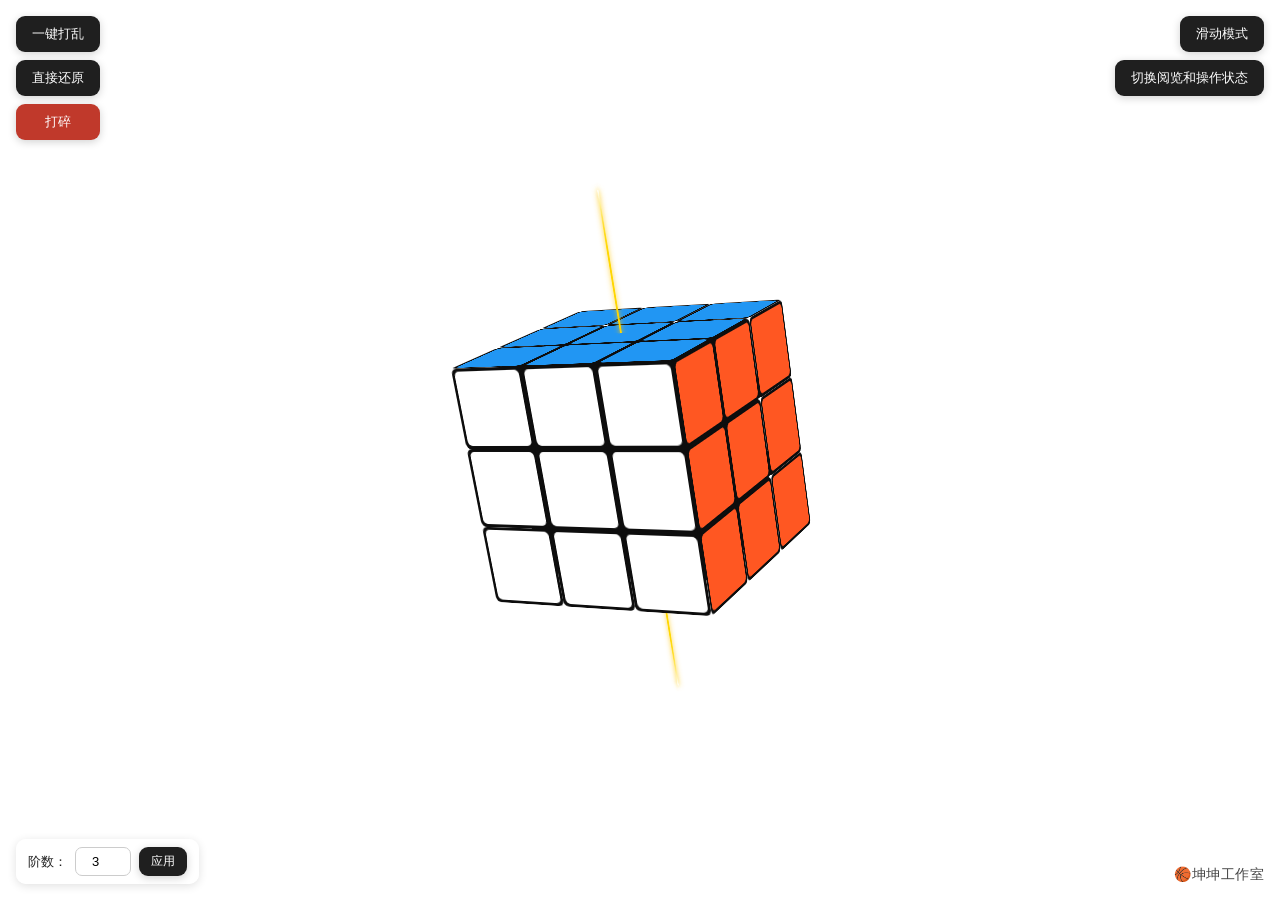
<file: MoFang.html>
<!DOCTYPE html>
<html lang="zh">
<head>
<meta charset="UTF-8">
<meta name="viewport" content="width=device-width,initial-scale=1.0">
<title>3D可转魔方</title>
<!-- 
  坤坤工作室 · 
  参考图片网址: https://smallkun0.github.io/Threeblock/XiaoKunKun.jpg
-->
<style>
*{margin:0;padding:0;box-sizing:border-box}
html,body{width:100%;height:100%;overflow:hidden;background:#fff;
  font-family:-apple-system,BlinkMacSystemFont,"PingFang SC","Microsoft YaHei",sans-serif}

#scene{position:relative;width:100%;height:100%;perspective:1400px;
  perspective-origin:50% 50%;cursor:grab;user-select:none;-webkit-user-select:none;
  -webkit-tap-highlight-color:transparent;overflow:hidden;will-change:transform}
#scene.dragging{cursor:grabbing}
#scene.shake{animation:shake .65s cubic-bezier(.36,.07,.19,.97)}

@keyframes shake{
  0%  {transform:translate(0,0)      rotate(0deg)}
  10% {transform:translate(-12px,7px) rotate(-1deg)}
  20% {transform:translate(10px,-9px) rotate(1deg)}
  30% {transform:translate(-8px,-5px) rotate(-.6deg)}
  40% {transform:translate(10px,8px)  rotate(.8deg)}
  50% {transform:translate(-9px,-7px) rotate(-.6deg)}
  60% {transform:translate(7px,5px)   rotate(.4deg)}
  70% {transform:translate(-5px,-7px) rotate(-.4deg)}
  80% {transform:translate(6px,4px)   rotate(.3deg)}
  90% {transform:translate(-3px,-2px) rotate(-.2deg)}
  100%{transform:translate(0,0)      rotate(0deg)}
}

#world{position:absolute;left:50%;top:50%;width:0;height:0;
  transform-style:preserve-3d;will-change:transform}
#cube{position:absolute;left:0;top:0;width:0;height:0;transform-style:preserve-3d}

.cubie{position:absolute;transform-style:preserve-3d}
.cubie .face{position:absolute;left:0;top:0;background:#0d0d0d;
  display:flex;align-items:center;justify-content:center;
  backface-visibility:hidden;-webkit-backface-visibility:hidden;
  transform-style:flat}
.cubie .sticker{position:absolute;border-radius:5px;background:#fff;
  transition:box-shadow .12s;
  backface-visibility:hidden;-webkit-backface-visibility:hidden;
  will-change:background}

#cube.operate-mode .sticker{cursor:pointer}
#cube.operate-mode .sticker:not(.dimmed):not(.selected):hover{
  box-shadow:inset 0 0 0 2px rgba(255,255,255,.85)}

.sticker.dimmed{
  box-shadow:inset 0 0 0 999px rgba(255,255,255,.82);
  pointer-events:none}
.sticker.selected{
  box-shadow:inset 0 0 0 3px #ffd700,inset 0 0 0 999px rgba(255,215,0,.18)}

#yaxis{position:absolute;left:0;top:0;width:0;height:0;
  transform-style:preserve-3d;pointer-events:none}
.yline{position:absolute;left:-1px;top:-260px;width:2px;height:520px;
  background:linear-gradient(to bottom,
    rgba(255,215,0,0),#ffd700 12%,#ffd700 88%,rgba(255,215,0,0));
  box-shadow:0 0 6px rgba(255,200,0,.75);border-radius:1px}
.yline.cross{transform:rotateY(90deg)}

.ui{position:absolute;display:flex;gap:8px;z-index:10}
.ui-left{left:16px;top:16px;flex-direction:column}
.ui-right{right:16px;top:16px;flex-direction:column;align-items:flex-end}
.ui-left-bottom{left:16px;bottom:16px;align-items:center;
  background:rgba(255,255,255,.9);padding:8px 12px;border-radius:10px;
  box-shadow:0 2px 10px rgba(0,0,0,.12);font-size:13px;color:#222}
.ui button{padding:9px 16px;border:none;border-radius:9px;background:#1f1f1f;
  color:#fff;font-size:13px;font-family:inherit;cursor:pointer;white-space:nowrap;
  box-shadow:0 2px 8px rgba(0,0,0,.18);transition:background .15s,transform .1s}
.ui button:hover{background:#333}
.ui button:active{transform:scale(.96)}
.ui button.on{background:#e6b800;color:#111}
#btnShatter{background:#c0392b}
#btnShatter:hover{background:#e74c3c}

#orderInput{width:56px;padding:6px 8px;border:1px solid #ccc;border-radius:7px;
  font-size:13px;font-family:inherit;text-align:center;outline:none}
#orderInput:focus{border-color:#888}
.ui-left-bottom button{padding:6px 12px;font-size:12px}

#credit{position:absolute;right:16px;bottom:16px;font-size:14px;color:#444;
  pointer-events:none;user-select:none;letter-spacing:.5px}

/* ---- 自定义弹窗 ---- */
#modal{position:fixed;inset:0;background:rgba(0,0,0,.5);
  display:flex;align-items:center;justify-content:center;z-index:200;
  backdrop-filter:blur(3px);-webkit-backdrop-filter:blur(3px);
  animation:fadeIn .18s ease}
@keyframes fadeIn{from{opacity:0}to{opacity:1}}
#modal.hidden{display:none}
.modal-content{background:#fff;padding:26px 30px;border-radius:16px;
  box-shadow:0 12px 40px rgba(0,0,0,.3);max-width:380px;
  text-align:center;animation:pop .22s cubic-bezier(.34,1.56,.64,1)}
@keyframes pop{from{transform:scale(.85);opacity:0}to{transform:scale(1);opacity:1}}
.modal-content p{font-size:15px;line-height:1.6;color:#222;margin-bottom:22px}
.modal-btns{display:flex;gap:10px;justify-content:center}
.modal-btns button{padding:10px 24px;border:none;border-radius:9px;
  font-size:14px;font-family:inherit;cursor:pointer;transition:background .15s}
.modal-btns button.ok{background:#1f1f1f;color:#fff}
.modal-btns button.ok:hover{background:#333}
.modal-btns button.cancel{background:#e8e8e8;color:#222}
.modal-btns button.cancel:hover{background:#d8d8d8}
</style>
</head>
<body>

<div id="scene">
  <div id="world">
    <div id="cube"></div>
    <div id="yaxis">
      <div class="yline"></div>
      <div class="yline cross"></div>
    </div>
  </div>
</div>

<div class="ui ui-left">
  <button id="btnScramble">一键打乱</button>
  <button id="btnRestore">直接还原</button>
  <button id="btnShatter">打碎</button>
</div>
<div class="ui ui-right">
  <button id="btnSlideMode">滑动模式</button>
  <button id="btnMode">切换阅览和操作状态</button>
</div>
<div class="ui ui-left-bottom">
  <span>阶数：</span>
  <input id="orderInput" type="number" min="2" max="10" step="1" value="3">
  <button id="btnOrderApply">应用</button>
</div>

<div id="credit">🏀坤坤工作室</div>

<!-- 自定义弹窗（文件硬编码，替代浏览器内置弹窗） -->
<div id="modal" class="hidden">
  <div class="modal-content">
    <p id="modalText"></p>
    <div class="modal-btns">
      <button id="modalCancel" class="cancel">取消</button>
      <button id="modalOk" class="ok">确认</button>
    </div>
  </div>
</div>

<script>
(function(){
'use strict';

/* ==================== 常量 ==================== */
const BASE_SIZE  = 240;
const MAX_ORDER  = 10;
const WARN_ORDER = 4;
let   SIZE = 80;
let   HALF = 40;
let   N    = 3;

const FACE_COLORS = {
  '0,0,1'  :'#ffffff',
  '0,0,-1' :'#ffeb3b',
  '1,0,0'  :'#ff5722',
  '-1,0,0' :'#ff1744',
  '0,-1,0' :'#2196f3',
  '0,1,0'  :'#4caf50'
};
const COLOR_KEYS = Object.keys(FACE_COLORS);

const IDENTITY = [1,0,0, 0,1,0, 0,0,1];

/* ==================== 矩阵工具 ==================== */
function mat3Mul(a,b){
  const r = new Array(9);
  for(let i=0;i<3;i++)for(let j=0;j<3;j++)
    r[i*3+j] = a[i*3]*b[j] + a[i*3+1]*b[3+j] + a[i*3+2]*b[6+j];
  return r;
}
function mat3Apply(m,v){
  return [
    m[0]*v[0]+m[1]*v[1]+m[2]*v[2],
    m[3]*v[0]+m[4]*v[1]+m[5]*v[2],
    m[6]*v[0]+m[7]*v[1]+m[8]*v[2]
  ];
}
function rotX(a){ const c=Math.cos(a),s=Math.sin(a); return [1,0,0, 0,c,-s, 0,s,c]; }
function rotY(a){ const c=Math.cos(a),s=Math.sin(a); return [c,0,s, 0,1,0, -s,0,c]; }
function rotZ(a){ const c=Math.cos(a),s=Math.sin(a); return [c,-s,0, s,c,0, 0,0,1]; }
function rotAxis(axis, angle){
  if(axis === 'x') return rotX(angle);
  if(axis === 'y') return rotY(angle);
  return rotZ(angle);
}
function axisIndex(axis){
  return axis === 'x' ? 0 : axis === 'y' ? 1 : 2;
}

/* 四元数 */
function quatFromAxisAngle(axis,angle){
  const h=angle/2, s=Math.sin(h);
  return [axis[0]*s, axis[1]*s, axis[2]*s, Math.cos(h)];
}
function quatMul(a,b){
  return [
    a[3]*b[0] + a[0]*b[3] + a[1]*b[2] - a[2]*b[1],
    a[3]*b[1] - a[0]*b[2] + a[1]*b[3] + a[2]*b[0],
    a[3]*b[2] + a[0]*b[1] - a[1]*b[0] + a[2]*b[3],
    a[3]*b[3] - a[0]*b[0] - a[1]*b[1] - a[2]*b[2]
  ];
}
function quatToMat3(q){
  const x=q[0], y=q[1], z=q[2], w=q[3];
  const x2=x+x, y2=y+y, z2=z+z;
  const xx=x*x2, xy=x*y2, xz=x*z2;
  const yy=y*y2, yz=y*z2, zz=z*z2;
  const wx=w*x2, wy=w*y2, wz=w*z2;
  return [
    1-(yy+zz), xy-wz,     xz+wy,
    xy+wz,     1-(xx+zz), yz-wx,
    xz-wy,     yz+wx,     1-(xx+yy)
  ];
}
function quatToCss(q){
  const m = quatToMat3(q);
  return 'matrix3d('+
    m[0]+','+m[3]+','+m[6]+',0,'+
    m[1]+','+m[4]+','+m[7]+',0,'+
    m[2]+','+m[5]+','+m[8]+',0,'+
    '0,0,0,1)';
}

function snapRotationMatrix(r){
  const out = new Array(9);
  for(let i=0;i<9;i++){
    const v = r[i];
    if(v >  0.9999) out[i] =  1;
    else if(v < -0.9999) out[i] = -1;
    else if(Math.abs(v) < 0.0001) out[i] = 0;
    else out[i] = v;
  }
  return out;
}

function cssMatrix(r, pos, s){
  const rs = snapRotationMatrix(r);
  const tx = pos[0]*SIZE, ty = pos[1]*SIZE, tz = pos[2]*SIZE;
  return 'matrix3d('+
    (rs[0]*s)+','+(rs[3]*s)+','+(rs[6]*s)+',0,'+
    (rs[1]*s)+','+(rs[4]*s)+','+(rs[7]*s)+',0,'+
    (rs[2]*s)+','+(rs[5]*s)+','+(rs[8]*s)+',0,'+
    tx+','+ty+','+tz+',1)';
}
function cssMatrixRaw(r, px, py, pz, s){
  return 'matrix3d('+
    (r[0]*s)+','+(r[3]*s)+','+(r[6]*s)+',0,'+
    (r[1]*s)+','+(r[4]*s)+','+(r[7]*s)+',0,'+
    (r[2]*s)+','+(r[5]*s)+','+(r[8]*s)+',0,'+
    px+','+py+','+pz+',1)';
}

function isOnSurface(pos, dir, n){
  const h = n / 2;
  for(let i=0;i<3;i++){
    if(dir[i] === 0) continue;
    const c = pos[i] + 0.5 * dir[i];
    if(Math.abs(Math.abs(c) - h) < 0.001) return true;
  }
  return false;
}

/* ==================== DOM ==================== */
const scene      = document.getElementById('scene');
const world      = document.getElementById('world');
const cubeEl     = document.getElementById('cube');
const btnMode    = document.getElementById('btnMode');
const btnSlideMode = document.getElementById('btnSlideMode');
const btnScramble= document.getElementById('btnScramble');
const btnRestore = document.getElementById('btnRestore');
const btnShatter = document.getElementById('btnShatter');
const orderInput = document.getElementById('orderInput');
const btnOrderApply = document.getElementById('btnOrderApply');
const yaxisEl    = document.getElementById('yaxis');
const modalEl    = document.getElementById('modal');
const modalText  = document.getElementById('modalText');
const modalOk    = document.getElementById('modalOk');
const modalCancel= document.getElementById('modalCancel');

/* ==================== 全局状态 ==================== */
let cubies = [];
let cubieScale = 1;
let mode = 'browse';
let slideMode = false;
let selected = null;
let q = [0,0,0,1];
let zoom = 1;
let isDown = false, lastX=0, lastY=0, downX=0, downY=0, didDrag=false;
let animating = false;
const moveQueue = [];
let generation = 0;

let pinchStartDist = 0;
let pinchStartZoom = 1;

let shattering = false;

let longPressTimer = null;
let longPressActive = false;
let longPressCubie = null;
let longPressStartX = 0, longPressStartY = 0;

/* 滑动模式状态 */
let slideTracking = false;
let slideFirstEl = null;
let slideFirstCubie = null;
let slideFirstFaceIndex = -1;
let slideFirst = null;

/* ==================== 自定义弹窗 ==================== */
function showModal(text, showCancel){
  if(showCancel === undefined) showCancel = true;
  return new Promise(function(resolve){
    modalText.textContent = text;
    modalCancel.style.display = showCancel ? '' : 'none';
    modalEl.classList.remove('hidden');

    function cleanup(result){
      modalEl.classList.add('hidden');
      modalOk.removeEventListener('click', okHandler);
      modalCancel.removeEventListener('click', cancelHandler);
      resolve(result);
    }
    function okHandler(){ cleanup(true); }
    function cancelHandler(){ cleanup(false); }

    modalOk.addEventListener('click', okHandler);
    modalCancel.addEventListener('click', cancelHandler);
  });
}

/* ==================== 构建魔方 ==================== */
function buildCube(n){
  N    = n;
  SIZE = BASE_SIZE / N;
  HALF = SIZE / 2;

  cubeEl.innerHTML = '';
  cubies = [];
  didDrag = false;

  const facesDef = [
    { dir:[ 0, 0, 1], tr:'translateZ('+HALF+'px)' },
    { dir:[ 0, 0,-1], tr:'rotateY(180deg) translateZ('+HALF+'px)' },
    { dir:[ 1, 0, 0], tr:'rotateY(90deg) translateZ('+HALF+'px)' },
    { dir:[-1, 0, 0], tr:'rotateY(-90deg) translateZ('+HALF+'px)' },
    { dir:[ 0,-1, 0], tr:'rotateX(90deg) translateZ('+HALF+'px)' },
    { dir:[ 0, 1, 0], tr:'rotateX(-90deg) translateZ('+HALF+'px)' }
  ];

  const offset = (N - 1) / 2;
  const br    = Math.max(1, Math.round(SIZE * 0.08));
  const inset = Math.max(1, Math.round(SIZE * 0.04));

  const frag = document.createDocumentFragment();

  for(let xi=0; xi<N; xi++)
  for(let yi=0; yi<N; yi++)
  for(let zi=0; zi<N; zi++){

    const el = document.createElement('div');
    el.className = 'cubie';
    el.style.left   = (-HALF) + 'px';
    el.style.top    = (-HALF) + 'px';
    el.style.width  = SIZE + 'px';
    el.style.height = SIZE + 'px';

    const pos = [xi - offset, yi - offset, zi - offset];

    const isCorner =
      (xi === 0 || xi === N-1) &&
      (yi === 0 || yi === N-1) &&
      (zi === 0 || zi === N-1);

    const cubie = {
      el, faces: [],
      pos: pos.slice(),
      home: pos.slice(),
      rot: IDENTITY.slice(),
      isCorner: isCorner
    };

    facesDef.forEach((f, fi)=>{
      const faceEl = document.createElement('div');
      faceEl.className = 'face';
      faceEl.style.width  = SIZE + 'px';
      faceEl.style.height = SIZE + 'px';
      faceEl.style.borderRadius = br + 'px';
      faceEl.style.transform = f.tr;

      const st = document.createElement('div');
      st.className = 'sticker';
      st.style.inset = inset + 'px';
      st.style.borderRadius = Math.max(1, br - 1) + 'px';
      faceEl.appendChild(st);

      /* 用引用方便滑动模式查找 */
      st.__cubieRef = cubie;
      st.__faceIndexRef = fi;

      let outward0 = false;
      if(f.dir[0] ===  1 && xi === N-1) outward0 = true;
      if(f.dir[0] === -1 && xi === 0)   outward0 = true;
      if(f.dir[1] ===  1 && yi === N-1) outward0 = true;
      if(f.dir[1] === -1 && yi === 0)   outward0 = true;
      if(f.dir[2] ===  1 && zi === N-1) outward0 = true;
      if(f.dir[2] === -1 && zi === 0)   outward0 = true;

      const color = outward0 ? (FACE_COLORS[f.dir.join(',')] || '#888') : null;

      st.addEventListener('click', function(ev){
        ev.stopPropagation();
        onStickerClick(cubie, fi);
      });

      /* 长按角块（滑动模式下不触发） */
      st.addEventListener('mousedown', function(ev){
        if(slideMode) return;
        if(mode !== 'operate') return;
        if(!cubie.isCorner)    return;
        startLongPress(cubie, ev.clientX, ev.clientY);
      });
      st.addEventListener('touchstart', function(ev){
        if(slideMode) return;
        if(mode !== 'operate') return;
        if(!cubie.isCorner)    return;
        if(ev.touches.length !== 1) return;
        startLongPress(cubie, ev.touches[0].clientX, ev.touches[0].clientY);
      }, {passive:true});

      faceEl.appendChild(st);
      el.appendChild(faceEl);
      cubie.faces.push({ el: faceEl, sticker: st, dir: f.dir, color: color });
    });

    frag.appendChild(el);
    cubies.push(cubie);
  }

  cubeEl.appendChild(frag);

  let i = 0;
  function batch(){
    const end = Math.min(i + 60, cubies.length);
    for(; i < end; i++) updateCubie(cubies[i]);
    if(i < cubies.length) requestAnimationFrame(batch);
  }
  requestAnimationFrame(batch);
}

function updateCubie(c){
  c.el.style.transform = cssMatrix(c.rot, c.pos, cubieScale);

  c.faces.forEach(f=>{
    if(!f.color){ f.sticker.style.display = 'none'; return; }

    const wd = mat3Apply(c.rot, f.dir).map(Math.round);

    if(isOnSurface(c.pos, wd, N)){
      if(f.sticker.style.display !== '') f.sticker.style.display = '';
      f.sticker.style.background = f.color;
    }else{
      if(f.sticker.style.display !== 'none') f.sticker.style.display = 'none';
    }
  });
}

/* ==================== 整体变换 ==================== */
function applyTransform(){
  world.style.transform = 'scale(' + zoom + ') ' + quatToCss(q);
}

/* ---- 场景按下：滑动模式下若按在贴纸上则不转视角 ---- */
scene.addEventListener('mousedown', e=>{
  if(shattering) return;
  if(e.button !== 0) return;

  if(slideMode){
    const stickerEl = e.target && e.target.closest ? e.target.closest('.sticker') : null;
    if(stickerEl){
      startSlide(stickerEl);
      return;   /* ★ 滑动模式下按住贴纸不旋转视角 */
    }
  }

  isDown = true;
  lastX = downX = e.clientX;
  lastY = downY = e.clientY;
  didDrag = false;
  scene.classList.add('dragging');
});

window.addEventListener('mousemove', e=>{
  /* 滑动模式：追踪鼠标下的第二个贴纸 */
  if(slideTracking){
    handleSlideMove(e.clientX, e.clientY);
    return;
  }

  if(longPressActive){
    if(Math.abs(e.clientX - longPressStartX) +
       Math.abs(e.clientY - longPressStartY) > 8){
      cancelLongPress();
    }
  }

  if(!isDown || shattering) return;
  const dx = e.clientX - lastX;
  const dy = e.clientY - lastY;
  lastX = e.clientX; lastY = e.clientY;
  if(Math.abs(e.clientX-downX) + Math.abs(e.clientY-downY) > 5) didDrag = true;
  if(dx === 0 && dy === 0) return;
  const k = 0.35 * Math.PI / 180;
  const qy = quatFromAxisAngle([0,1,0],  dx * k);
  const qx = quatFromAxisAngle([1,0,0], -dy * k);
  q = quatMul(quatMul(qy,qx), q);
  applyTransform();
});

window.addEventListener('mouseup', ()=>{
  if(slideTracking) endSlide();
  isDown = false;
  scene.classList.remove('dragging');
  cancelLongPress();
});

/* ---- 触摸：单指拖拽 + 双指缩放 + 滑动模式 ---- */
scene.addEventListener('touchstart', e=>{
  if(shattering) return;
  if(e.touches.length === 2){
    cancelLongPress();
    endSlide();
    pinchStartDist = Math.hypot(
      e.touches[0].clientX - e.touches[1].clientX,
      e.touches[0].clientY - e.touches[1].clientY
    );
    pinchStartZoom = zoom;
    isDown = false;
    return;
  }
  if(e.touches.length !== 1) return;

  if(slideMode){
    const stickerEl = e.target && e.target.closest ? e.target.closest('.sticker') : null;
    if(stickerEl){
      startSlide(stickerEl);
      return;
    }
  }

  isDown = true;
  lastX = downX = e.touches[0].clientX;
  lastY = downY = e.touches[0].clientY;
  didDrag = false;
},{passive:true});

window.addEventListener('touchmove', e=>{
  if(slideTracking && e.touches[0]){
    handleSlideMove(e.touches[0].clientX, e.touches[0].clientY);
    return;
  }

  if(longPressActive && e.touches[0]){
    if(Math.abs(e.touches[0].clientX - longPressStartX) +
       Math.abs(e.touches[0].clientY - longPressStartY) > 8){
      cancelLongPress();
    }
  }

  if(shattering) return;
  if(e.touches.length === 2 && pinchStartDist > 0){
    const dist = Math.hypot(
      e.touches[0].clientX - e.touches[1].clientX,
      e.touches[0].clientY - e.touches[1].clientY
    );
    zoom = Math.max(0.3, Math.min(3, pinchStartZoom * dist / pinchStartDist));
    applyTransform();
    e.preventDefault();
    return;
  }
  if(!isDown || e.touches.length !== 1) return;
  const t = e.touches[0];
  const dx = t.clientX - lastX;
  const dy = t.clientY - lastY;
  lastX = t.clientX; lastY = t.clientY;
  if(Math.abs(t.clientX-downX) + Math.abs(t.clientY-downY) > 5) didDrag = true;
  const k = 0.35 * Math.PI / 180;
  const qy = quatFromAxisAngle([0,1,0],  dx * k);
  const qx = quatFromAxisAngle([1,0,0], -dy * k);
  q = quatMul(quatMul(qy,qx), q);
  applyTransform();
  e.preventDefault();
},{passive:false});

window.addEventListener('touchend', e=>{
  if(e.touches.length < 2) pinchStartDist = 0;
  if(e.touches.length === 0){
    isDown = false;
    cancelLongPress();
    if(slideTracking) endSlide();
  }
});

scene.addEventListener('wheel', e=>{
  if(shattering) return;
  e.preventDefault();
  const factor = e.deltaY > 0 ? 0.9 : 1.1;
  zoom = Math.max(0.3, Math.min(3, zoom * factor));
  applyTransform();
},{passive:false});

/* ==================== 滑动模式逻辑 ==================== */
function startSlide(stickerEl){
  endSlide();        /* 清理旧状态 */
  const cubie = stickerEl.__cubieRef;
  const fi    = stickerEl.__faceIndexRef;
  if(!cubie) return;

  slideTracking = true;
  slideFirstEl  = stickerEl;
  slideFirstCubie = cubie;
  slideFirstFaceIndex = fi;
  slideFirst = stickerInfo(cubie, fi);

  stickerEl.classList.add('selected');
}

function handleSlideMove(clientX, clientY){
  if(!slideTracking || !slideFirst) return;

  const el = document.elementFromPoint(clientX, clientY);
  if(!el) return;

  const stickerEl = el.closest ? el.closest('.sticker') : null;
  if(!stickerEl) return;
  if(stickerEl === slideFirstEl) return;

  const cubie = stickerEl.__cubieRef;
  const fi    = stickerEl.__faceIndexRef;
  if(!cubie) return;
  if(cubie === slideFirstCubie && fi === slideFirstFaceIndex) return;

  /* 找到第二个贴纸：旋转，然后结束本次滑动（每次最多两个） */
  const second = stickerInfo(cubie, fi);
  doRotation(slideFirst, second);
  endSlide();
}

function endSlide(){
  if(slideFirstEl){
    slideFirstEl.classList.remove('selected');
  }
  slideTracking = false;
  slideFirstEl = null;
  slideFirstCubie = null;
  slideFirstFaceIndex = -1;
  slideFirst = null;
}

/* ==================== 长按角块效果 ==================== */
function startLongPress(cubie, x, y){
  cancelLongPress();
  longPressActive  = true;
  longPressCubie   = cubie;
  longPressStartX  = x;
  longPressStartY  = y;
  longPressTimer = setTimeout(function(){
    if(!longPressActive) return;
    const c = longPressCubie;
    longPressActive = false;
    longPressTimer = null;
    didDrag = true;
    triggerCornerEffect(c);
  }, 1500);
}
function cancelLongPress(){
  longPressActive = false;
  longPressCubie  = null;
  if(longPressTimer){ clearTimeout(longPressTimer); longPressTimer = null; }
}

/*
  角块效果：
  1) 该角块现有贴图颜色重新洗牌（多重集不变）
  2) 小方块绕随机轴旋转 90° 并回弹（"装样子"）
*/
function triggerCornerEffect(cubie){
  const colorList = [];
  cubie.faces.forEach(f=>{ if(f.color) colorList.push(f.color); });

  /* Fisher–Yates 洗牌 */
  for(let i=colorList.length-1; i>0; i--){
    const j = Math.floor(Math.random() * (i + 1));
    const tmp = colorList[i];
    colorList[i] = colorList[j];
    colorList[j] = tmp;
  }

  let idx = 0;
  cubie.faces.forEach(f=>{
    if(!f.color) return;
    f.color = colorList[idx++];
  });
  updateCubie(cubie);

  /* 视觉旋转 90° */
  const axis  = ['x','y','z'][Math.floor(Math.random()*3)];
  const sign  = Math.random() < 0.5 ? 1 : -1;
  const total = (Math.PI / 2) * sign;
  const duration = 380;
  const t0 = performance.now();
  const baseRot = cubie.rot.slice();
  const basePos = cubie.pos.slice();

  function frame(now){
    let t = (now - t0) / duration;
    if(t > 1) t = 1;
    const e = t < 0.5 ? 2*t*t : 1 - Math.pow(-2*t+2, 2)/2;
    const Re = rotAxis(axis, total * e);
    const r  = mat3Mul(Re, baseRot);
    cubie.el.style.transform = cssMatrixRaw(
      r,
      basePos[0]*SIZE, basePos[1]*SIZE, basePos[2]*SIZE,
      cubieScale
    );
    if(t < 1){
      requestAnimationFrame(frame);
    }else{
      updateCubie(cubie);
    }
  }
  requestAnimationFrame(frame);
}

/* ==================== 层旋转（矩阵，动画） ==================== */
function rotateLayer(axis, layer, angle, duration, cb){
  const ia = axisIndex(axis);
  const affected = cubies.filter(c => Math.abs(c.pos[ia] - layer) < 0.01);
  if(affected.length === 0){ if(cb) cb(); return; }

  const myGen  = generation;
  const t0     = performance.now();
  const R      = rotAxis(axis, angle);
  const startPos = affected.map(c=>c.pos.slice());
  const startRot = affected.map(c=>c.rot.slice());

  function frame(now){
    if(myGen !== generation) return;
    let t = (now - t0) / duration;
    if(t > 1) t = 1;
    const e = t < 0.5 ? 2*t*t : 1 - Math.pow(-2*t+2, 2)/2;
    const Re = rotAxis(axis, angle * e);
    for(let i=0;i<affected.length;i++){
      const c = affected[i];
      const p = mat3Apply(Re, startPos[i]);
      const r = mat3Mul(Re, startRot[i]);
      c.el.style.transform = cssMatrix(r, p, cubieScale);
    }
    if(t < 1){
      requestAnimationFrame(frame);
    }else{
      for(let i=0;i<affected.length;i++){
        const c = affected[i];
        const np = mat3Apply(R, startPos[i]);
        c.pos = [Math.round(np[0]*2)/2, Math.round(np[1]*2)/2, Math.round(np[2]*2)/2];
        c.rot = mat3Mul(R, startRot[i]).map(Math.round);
        updateCubie(c);
      }
      if(cb) cb();
    }
  }
  requestAnimationFrame(frame);
}

function queueMove(axis, layer, angle, duration){
  moveQueue.push({axis, layer, angle, duration});
  if(!animating){ animating = true; nextMove(); }
}
function nextMove(){
  if(moveQueue.length === 0){ animating = false; return; }
  const m = moveQueue.shift();
  rotateLayer(m.axis, m.layer, m.angle, m.duration, nextMove);
}

/* ==================== 阅览 / 操作 状态 ==================== */
function setMode(m){
  mode = m;
  clearSelection();
  cancelLongPress();
  cubieScale = (m === 'operate') ? 0.94 : 1;
  cubeEl.classList.toggle('operate-mode', m === 'operate');
  btnMode.classList.toggle('on', m === 'operate');
  cubies.forEach(updateCubie);
}

function clearSelection(){
  selected = null;
  cubies.forEach(c=>c.faces.forEach(f=>{
    f.sticker.classList.remove('dimmed','selected');
  }));
}

function stickerInfo(cubie, fi){
  return {
    cubie: cubie,
    faceIndex: fi,
    worldDir: mat3Apply(cubie.rot, cubie.faces[fi].dir).map(Math.round)
  };
}

function isRelated(a, b){
  return a.worldDir[0]===b.worldDir[0] &&
         a.worldDir[1]===b.worldDir[1] &&
         a.worldDir[2]===b.worldDir[2];
}

function applyHighlight(){
  const first = selected;
  cubies.forEach(c=>{
    c.faces.forEach((f, fi)=>{
      const st = f.sticker;
      st.classList.remove('dimmed','selected');
      if(st.style.display === 'none') return;
      if(c === first.cubie && fi === first.faceIndex){
        st.classList.add('selected');
      }else{
        const info = stickerInfo(c, fi);
        if(!isRelated(first, info)) st.classList.add('dimmed');
      }
    });
  });
}

function onStickerClick(cubie, fi){
  if(shattering) return;
  if(slideMode)  return;    /* ★ 滑动模式下点击不参与普通选择 */
  if(mode !== 'operate') return;
  if(didDrag)          return;
  if(animating)        return;
  if(cubie.faces[fi].sticker.style.display === 'none') return;

  const info = stickerInfo(cubie, fi);

  if(!selected){
    selected = info;
    applyHighlight();
  }else{
    if(selected.cubie === cubie && selected.faceIndex === fi){
      clearSelection();
      return;
    }
    if(isRelated(selected, info)){
      doRotation(selected, info);
    }
    clearSelection();
  }
}

/* ==================== 旋转轴 / 层 / 方向（保持不变） ==================== */
function chooseRotationAxis(A, B){
  const d  = A.worldDir;
  const pa = A.cubie.pos;
  const pb = B.cubie.pos;

  const candidates = [];
  if(d[0] === 0) candidates.push('x');
  if(d[1] === 0) candidates.push('y');
  if(d[2] === 0) candidates.push('z');

  for(const ax of candidates){
    const i = axisIndex(ax);
    if(Math.abs(pa[i] - pb[i]) < 0.01){
      return { axis: ax, layer: pa[i] };
    }
  }

  const ax = candidates[0];
  return { axis: ax, layer: pa[axisIndex(ax)] };
}

function doRotation(A, B){
  const rot  = chooseRotationAxis(A, B);
  const sign = rotationSign(rot.axis, A, B);
  queueMove(rot.axis, rot.layer, sign * Math.PI / 2, 260);
}

function rotationSign(axis, A, B){
  const pa = A.cubie.pos;
  const pb = B.cubie.pos;
  let cross;
  if(axis === 'x'){
    cross = pa[1]*pb[2] - pa[2]*pb[1];
  }else if(axis === 'y'){
    cross = pa[2]*pb[0] - pa[0]*pb[2];
  }else{
    cross = pa[0]*pb[1] - pa[1]*pb[0];
  }
  if(cross === 0) return 1;
  return cross > 0 ? 1 : -1;
}

/* ==================== 打碎 ==================== */
function shatter(){
  if(shattering || animating) return;
  shattering = true;

  generation++;
  moveQueue.length = 0;
  animating = false;
  clearSelection();
  cancelLongPress();
  endSlide();

  const shattered = cubies.slice();
  if(yaxisEl) yaxisEl.style.display = 'none';

  scene.classList.remove('shake');
  void scene.offsetWidth;
  scene.classList.add('shake');

  const t0         = performance.now();
  const TOTAL      = 2000;
  const FADE_START = 1300;

  const dynamics = shattered.map(function(){
    const theta = Math.random() * Math.PI * 2;
    const phi   = Math.acos(2 * Math.random() - 1);
    const speed = 0.8 + Math.random() * 1.2;

    const vx = Math.sin(phi) * Math.cos(theta) * speed * 420;
    const vy = Math.sin(phi) * Math.sin(theta) * speed * 420;
    const vz = Math.cos(phi) * speed * 420;

    const ax = Math.random() - 0.5;
    const ay = Math.random() - 0.5;
    const az = Math.random() - 0.5;
    const al = Math.sqrt(ax*ax + ay*ay + az*az) || 1;

    return {
      v: [vx, vy, vz],
      spinAxis: [ax/al, ay/al, az/al],
      spinSpeed: (Math.random() - 0.5) * 9,
      baseRot: null,
      basePos: null
    };
  });
  for(let i=0;i<shattered.length;i++){
    dynamics[i].baseRot = shattered[i].rot.slice();
    dynamics[i].basePos = shattered[i].pos.slice();
  }

  function frame(now){
    const elapsed = now - t0;
    const t = elapsed / TOTAL;

    if(t >= 1){
      scene.classList.remove('shake');
      if(yaxisEl) yaxisEl.style.display = '';
      buildCube(N);
      shattering = false;
      return;
    }

    const dt = elapsed / 1000;
    const opacity = elapsed > FADE_START
      ? Math.max(0, 1 - (elapsed - FADE_START) / (TOTAL - FADE_START))
      : 1;

    for(let i=0;i<shattered.length;i++){
      const c = shattered[i];
      const d = dynamics[i];

      const px = d.basePos[0]*SIZE + d.v[0] * dt;
      const py = d.basePos[1]*SIZE + d.v[1] * dt + 260 * dt * dt;
      const pz = d.basePos[2]*SIZE + d.v[2] * dt;

      const spinQ = quatFromAxisAngle(d.spinAxis, d.spinSpeed * dt);
      const spinR = quatToMat3(spinQ);
      const r = mat3Mul(spinR, d.baseRot);

      c.el.style.opacity = opacity;
      c.el.style.transform = cssMatrixRaw(r, px, py, pz, cubieScale);
    }

    requestAnimationFrame(frame);
  }
  requestAnimationFrame(frame);
}

/* ==================== 按钮 ==================== */
btnMode.addEventListener('click', function(){
  if(mode === 'operate'){
    setMode('browse');
    /* ★ 关闭操作模式时同步关闭滑动模式 */
    if(slideMode){
      slideMode = false;
      btnSlideMode.classList.remove('on');
      endSlide();
    }
  }else{
    setMode('operate');
  }
});

/* ★ 新增：滑动模式 */
btnSlideMode.addEventListener('click', async function(){
  if(slideMode){
    /* 关闭滑动模式 */
    slideMode = false;
    btnSlideMode.classList.remove('on');
    endSlide();
    return;
  }

  /* 打开前弹窗提示 */
  const ok = await showModal(
    '滑动模式：按住小贴图左键不放并滑动到另一个小贴图，即可旋转魔方。\n\n' +
    '· 按住贴纸时视角不会移动，滑动空白区域仍可旋转视角。\n' +
    '· 可选择不同大贴图面的小贴图。\n' +
    '· 每次滑动最多选择两个小贴图。'
  );
  if(!ok) return;

  slideMode = true;
  btnSlideMode.classList.add('on');
  setMode('operate');   /* 滑动模式强制进入操作状态 */
});

btnScramble.addEventListener('click', function(){
  if(animating || shattering) return;
  clearSelection();
  const axes = ['x','y','z'];
  for(let i=0;i<20;i++){
    const ax  = axes[Math.floor(Math.random()*3)];
    const ly  = Math.floor(Math.random()*N) - (N-1)/2;
    const dir = Math.random() < 0.5 ? 1 : -1;
    queueMove(ax, ly, dir * Math.PI/2, 120);
  }
});

btnRestore.addEventListener('click', function(){
  if(shattering) return;
  generation++;
  moveQueue.length = 0;
  animating = false;
  clearSelection();
  endSlide();
  cubies.forEach(function(c){
    c.pos = c.home.slice();
    c.rot = IDENTITY.slice();
    updateCubie(c);
  });
});

btnShatter.addEventListener('click', shatter);

/* 应用阶数（使用自定义弹窗） */
let applyingOrder = false;
async function applyOrder(){
  if(applyingOrder) return;
  let v = parseInt(orderInput.value, 10);
  if(!Number.isFinite(v)) return;

  if(v < 2) v = 2;
  if(v > MAX_ORDER) v = MAX_ORDER;
  orderInput.value = v;

  if(v > WARN_ORDER){
    applyingOrder = true;
    const ok = await showModal('确保你的浏览器性能最佳');
    applyingOrder = false;
    if(!ok){ orderInput.value = N; return; }
  }

  generation++;
  moveQueue.length = 0;
  animating = false;
  clearSelection();
  endSlide();

  buildCube(v);
}

btnOrderApply.addEventListener('click', applyOrder);
orderInput.addEventListener('keydown', function(e){
  if(e.key === 'Enter') applyOrder();
});

/* ==================== 启动 ==================== */
buildCube(3);

q = quatMul(
  quatFromAxisAngle([0,1,0], -30 * Math.PI/180),
  quatFromAxisAngle([1,0,0], -18 * Math.PI/180)
);
applyTransform();

})();
</script>
</body>
</html>
</file>
